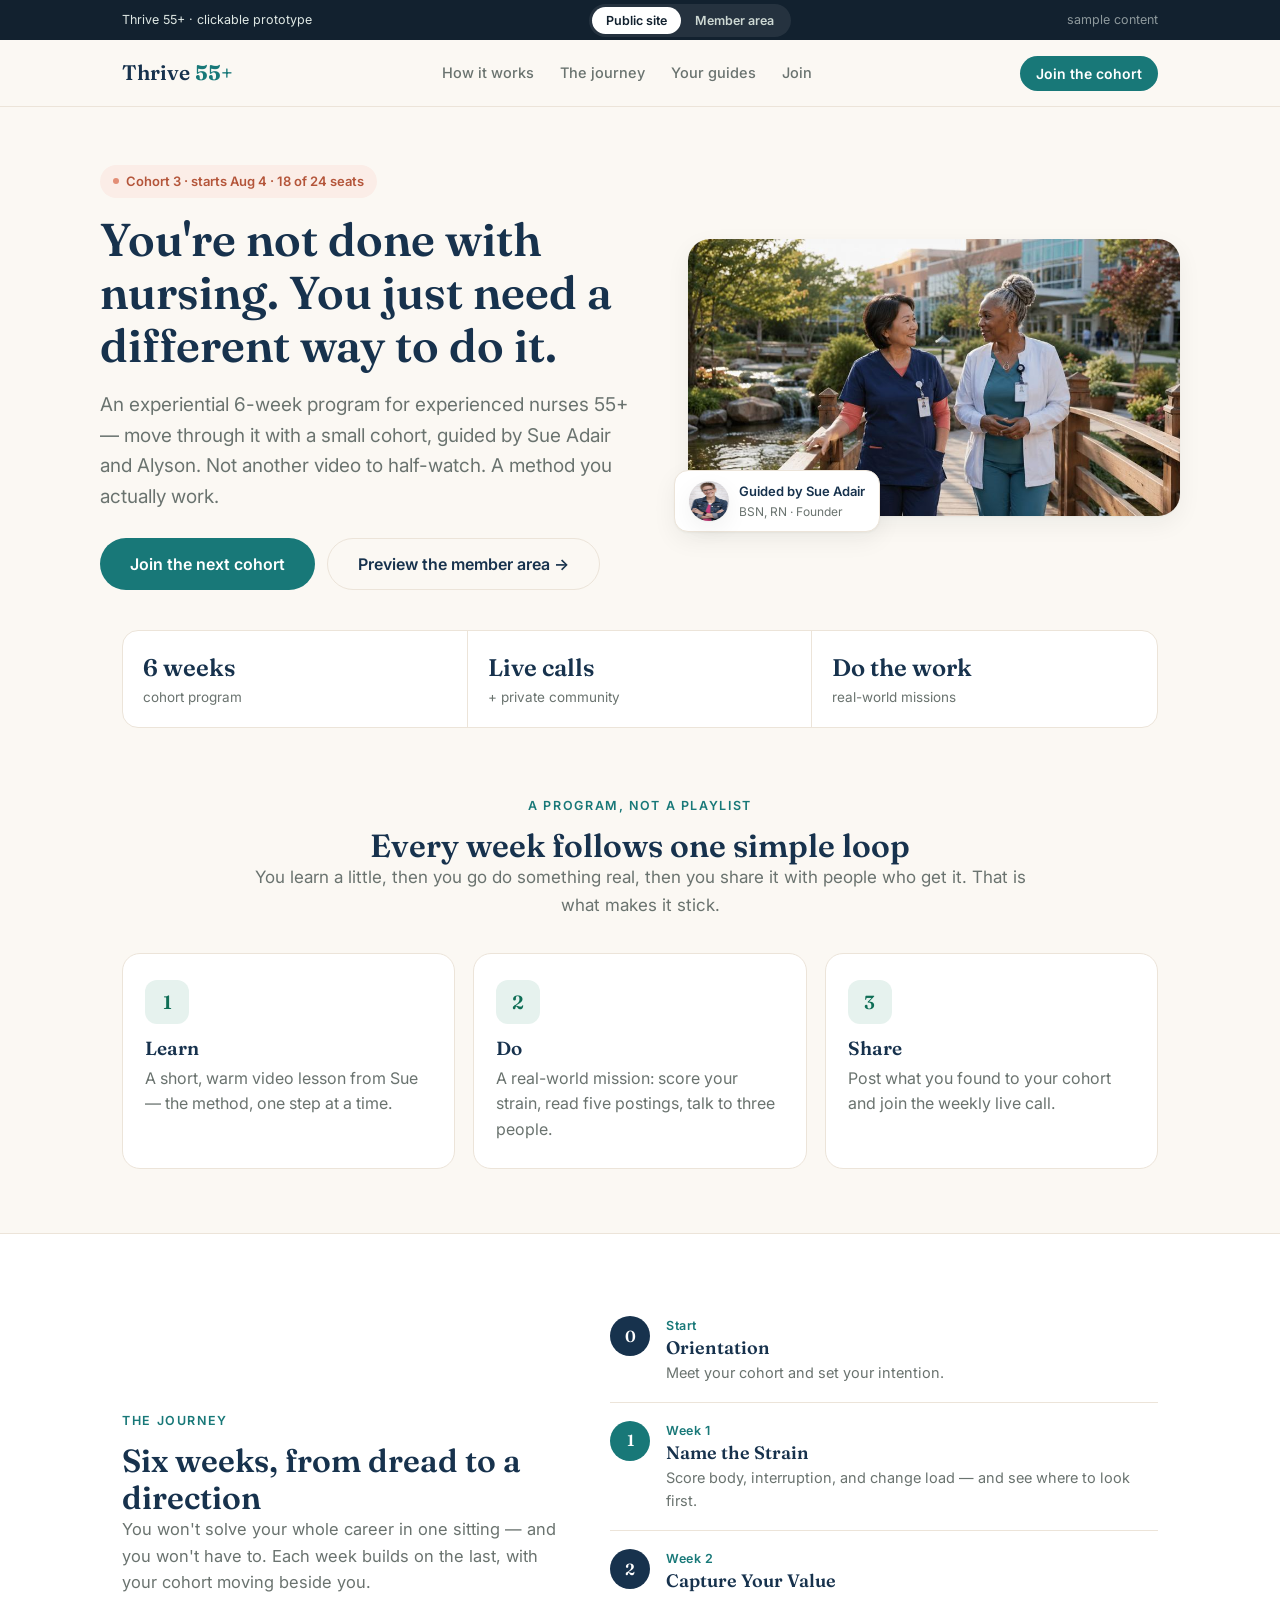
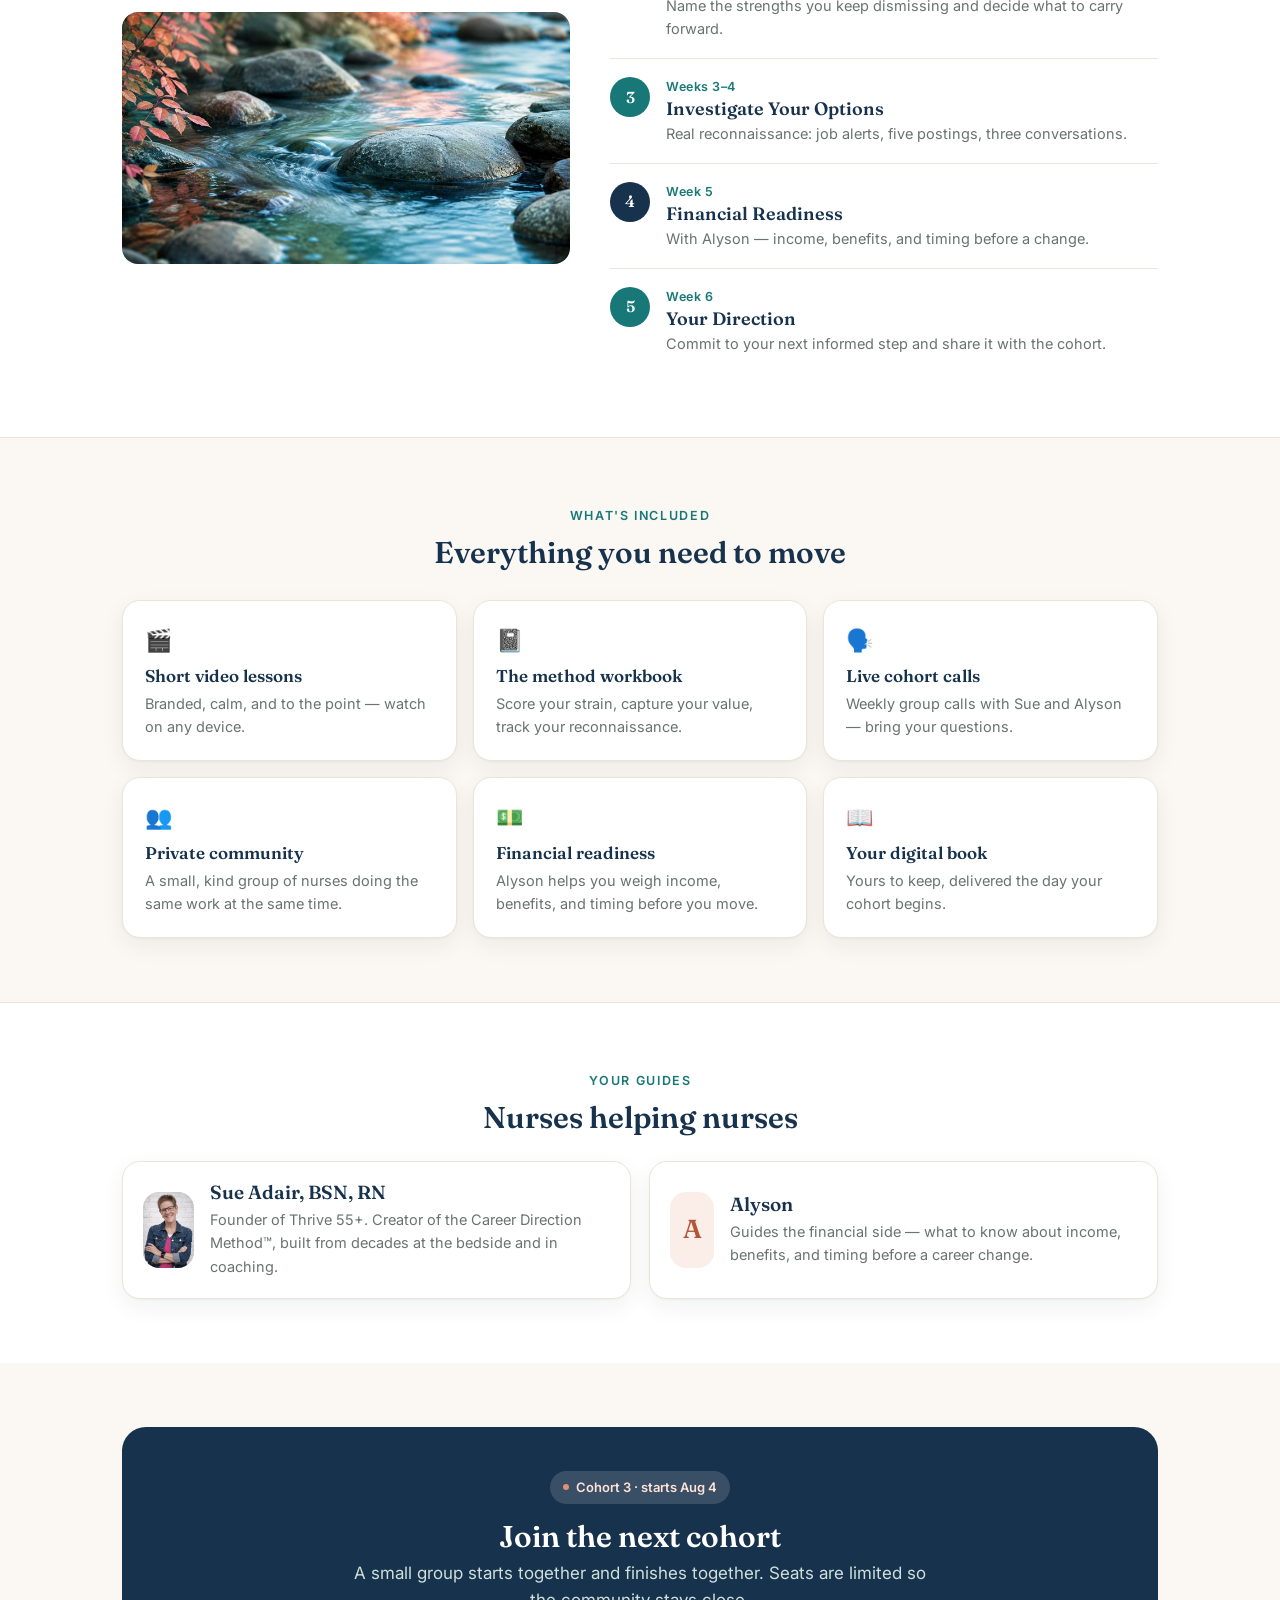
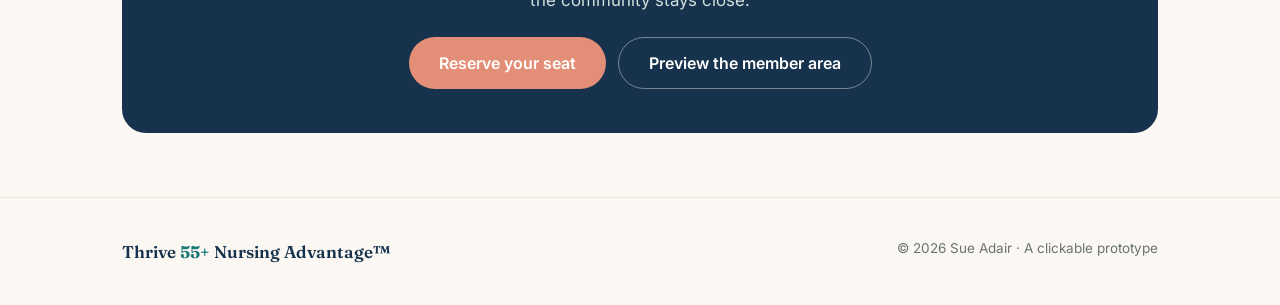
<file: Thrive55_Program_Prototype.html>
<!DOCTYPE html>
<html lang="en">
<head>
<meta charset="utf-8">
<meta name="viewport" content="width=device-width, initial-scale=1">
<title>Thrive 55+ · The Career Direction Program</title>
<link rel="preconnect" href="https://fonts.googleapis.com">
<link rel="preconnect" href="https://fonts.gstatic.com" crossorigin>
<link href="https://fonts.googleapis.com/css2?family=Fraunces:opsz,wght@9..144,400;9..144,500;9..144,600&family=Inter:wght@400;500;600&display=swap" rel="stylesheet">
<style>
:root{
  --teal:#187878;--teal-d:#0F6E56;--teal-t:#E6F2EE;
  --navy:#17324D;--ink:#26302f;--muted:#6a736f;
  --coral:#E38E76;--coral-d:#B4553A;--coral-t:#FBEDE7;
  --cream:#FBF8F3;--card:#ffffff;--line:#ECE4D9;--line2:#E4EAE7;
  --shadow:0 1px 2px rgba(20,40,35,.04),0 8px 24px rgba(20,40,35,.06);
  --serif:"Fraunces",Georgia,"Times New Roman",serif;
  --sans:"Inter",-apple-system,BlinkMacSystemFont,"Segoe UI",Roboto,sans-serif;
}
*{box-sizing:border-box}
html,body{margin:0}
body{font-family:var(--sans);color:var(--ink);background:var(--cream);line-height:1.6;-webkit-font-smoothing:antialiased}
img{max-width:100%;display:block}
h1,h2,h3{font-family:var(--serif);color:var(--navy);font-weight:600;line-height:1.15;margin:0}
p{margin:0 0 1em}
a{color:inherit;text-decoration:none}
.wrap{max-width:1080px;margin:0 auto;padding:0 22px}
.narrow{max-width:820px}
.serif{font-family:var(--serif)}
.eyebrow{font-size:12.5px;letter-spacing:.13em;text-transform:uppercase;color:var(--teal);font-weight:600}
.btn{display:inline-flex;align-items:center;gap:8px;background:var(--teal);color:#fff;border:none;border-radius:999px;padding:13px 24px;font-size:15px;font-weight:600;font-family:var(--sans);cursor:pointer;transition:.15s}
.btn:hover{background:#136565;transform:translateY(-1px)}
.btn.big{padding:15px 30px;font-size:16px}
.btn.ghost{background:transparent;color:var(--navy);border:1.5px solid var(--line)}
.btn.ghost:hover{background:#fff;border-color:var(--teal)}
.btn.coral{background:var(--coral)}
.btn.coral:hover{background:#d67c62}
.btn.sm{padding:9px 16px;font-size:14px}
.pill{display:inline-flex;align-items:center;gap:7px;font-size:13px;font-weight:600;padding:6px 13px;border-radius:999px}
.pill.coral{background:var(--coral-t);color:var(--coral-d)}
.pill.teal{background:var(--teal-t);color:var(--teal-d)}
.card{background:var(--card);border:1px solid var(--line);border-radius:18px;box-shadow:var(--shadow)}
.muted{color:var(--muted)}
.center{text-align:center}
.grid{display:grid;gap:18px}
section{padding:64px 0}
.dot{width:6px;height:6px;border-radius:50%;background:var(--coral)}

/* prototype switcher */
.protobar{position:sticky;top:0;z-index:50;background:#12212f;color:#dfe8e4;font-size:12.5px}
.protobar .wrap{display:flex;align-items:center;justify-content:space-between;height:40px}
.seg{display:inline-flex;background:rgba(255,255,255,.08);border-radius:999px;padding:3px}
.seg button{background:transparent;border:none;color:#cdd8d3;font-family:var(--sans);font-size:12.5px;font-weight:600;padding:6px 14px;border-radius:999px;cursor:pointer}
.seg button.on{background:#fff;color:#12212f}

/* top nav */
.topnav{background:rgba(251,248,243,.9);backdrop-filter:blur(8px);border-bottom:1px solid var(--line);position:sticky;top:40px;z-index:40}
.topnav .wrap{display:flex;align-items:center;justify-content:space-between;height:66px}
.brand{font-family:var(--serif);font-weight:600;font-size:21px;color:var(--navy)}
.brand b{color:var(--teal)}
.navlinks{display:flex;gap:26px;font-size:14.5px;color:var(--muted);font-weight:500}
.navlinks a{cursor:pointer}
.navlinks a:hover{color:var(--teal)}
.avatar{width:36px;height:36px;border-radius:50%;background:var(--teal-t);color:var(--teal-d);display:flex;align-items:center;justify-content:center;font-weight:600;font-size:14px}

/* hero */
.hero{display:grid;grid-template-columns:1.05fr .95fr;gap:44px;align-items:center;padding:58px 0 40px}
.hero h1{font-size:46px}
.hero .sub{font-size:19px;color:var(--muted);margin:18px 0 26px;max-width:30em}
.heroimg{position:relative}
.heroimg img{border-radius:22px;box-shadow:var(--shadow)}
.floatcard{position:absolute;left:-14px;bottom:-16px;background:#fff;border:1px solid var(--line);border-radius:14px;padding:10px 14px;box-shadow:var(--shadow);display:flex;align-items:center;gap:10px}
.floatcard img{width:40px;height:40px;border-radius:50%}
.stat-strip{display:grid;grid-template-columns:repeat(3,1fr);gap:0;border:1px solid var(--line);border-radius:16px;overflow:hidden;background:#fff}
.stat-strip>div{padding:18px 20px;border-right:1px solid var(--line)}
.stat-strip>div:last-child{border-right:none}
.stat-strip .n{font-family:var(--serif);font-size:24px;color:var(--navy);font-weight:600}
.loop{display:grid;grid-template-columns:repeat(3,1fr);gap:18px}
.loopcard{padding:26px 22px;background:#fff;border:1px solid var(--line);border-radius:18px}
.loopcard .ic{width:44px;height:44px;border-radius:12px;background:var(--teal-t);color:var(--teal-d);display:flex;align-items:center;justify-content:center;font-family:var(--serif);font-weight:600;font-size:19px;margin-bottom:14px}
.phase-row{display:flex;gap:16px;align-items:flex-start;padding:18px 0;border-bottom:1px solid var(--line)}
.phase-row:last-child{border-bottom:none}
.phase-num{flex:none;width:40px;height:40px;border-radius:50%;background:var(--navy);color:#fff;display:flex;align-items:center;justify-content:center;font-family:var(--serif);font-weight:600}
.phase-num.alt{background:var(--teal)}
.wk{font-size:12.5px;color:var(--teal);font-weight:600;letter-spacing:.04em}
.feat{display:grid;grid-template-columns:repeat(3,1fr);gap:16px}
.feat .card{padding:22px}
.feat .fic{font-size:22px;margin-bottom:8px}
.guides{display:grid;grid-template-columns:1fr 1fr;gap:18px}
.guide{display:flex;gap:16px;align-items:center;padding:20px}
.guide img{width:76px;height:76px;border-radius:16px;object-fit:cover}
.band{background:var(--navy);color:#eaf1ee;border-radius:24px;padding:44px;text-align:center}
.band h2{color:#fff;font-size:30px}
.foot{padding:40px 0;color:var(--muted);font-size:13.5px;border-top:1px solid var(--line)}

/* member */
.cohortbar{background:linear-gradient(100deg,#0F6E56,#187878);color:#eafaf4;border-radius:20px;padding:22px 26px;display:flex;align-items:center;justify-content:space-between;gap:20px}
.cohortbar .ring{--p:33;flex:none;width:64px;height:64px;border-radius:50%;background:conic-gradient(#F0997B calc(var(--p)*1%),rgba(255,255,255,.22) 0);display:flex;align-items:center;justify-content:center}
.cohortbar .ring i{width:48px;height:48px;border-radius:50%;background:#0F6E56;display:flex;align-items:center;justify-content:center;font-style:normal;font-weight:600;color:#fff;font-size:13px}
.week-card{padding:24px}
.stepline{display:flex;gap:14px;align-items:flex-start;padding:14px 0;border-bottom:1px dashed var(--line)}
.stepline:last-child{border-bottom:none}
.stepnum{flex:none;width:30px;height:30px;border-radius:50%;background:var(--teal-t);color:var(--teal-d);display:flex;align-items:center;justify-content:center;font-weight:600;font-size:13px}
.stepnum.done{background:var(--teal);color:#fff}
.track{display:grid;grid-template-columns:repeat(6,1fr);gap:8px}
.track .t{padding:12px 10px;border-radius:12px;background:#fff;border:1px solid var(--line);text-align:center}
.track .t.cur{border-color:var(--teal);background:var(--teal-t)}
.track .t.done{background:#fff}
.track .t .s{font-size:11px;color:var(--muted)}
.track .t .nm{font-size:12.5px;font-weight:600;color:var(--navy);margin-top:3px;line-height:1.25}
.feed .post{display:flex;gap:12px;padding:14px 0;border-bottom:1px solid var(--line)}
.feed .post:last-child{border-bottom:none}
.feed .pav{width:36px;height:36px;border-radius:50%;flex:none;display:flex;align-items:center;justify-content:center;font-weight:600;font-size:13px}
.check{display:flex;gap:12px;align-items:flex-start;padding:12px 14px;border:1px solid var(--line);border-radius:12px;margin-bottom:10px;cursor:pointer;background:#fff}
.check.on{background:var(--teal-t);border-color:var(--teal)}
.check input{margin-top:4px}
.lesson{display:flex;gap:16px;align-items:center;padding:18px;background:#fff;border:1px solid var(--line);border-radius:16px}
.lesson .thumb{flex:none;width:132px;height:80px;border-radius:12px;background:var(--teal-d);color:#cdeee2;display:flex;align-items:center;justify-content:center;font-size:26px}
textarea{width:100%;border:1px solid var(--line);border-radius:12px;padding:12px;font-family:var(--sans);font-size:14.5px;resize:vertical;min-height:70px}
input[type=text],input[type=email]{width:100%;padding:12px;border:1px solid var(--line);border-radius:10px;font-family:var(--sans);font-size:15px}
@media(max-width:820px){.hero{grid-template-columns:1fr}.loop,.feat,.track,.guides{grid-template-columns:1fr 1fr}.navlinks{display:none}}
</style>
</head>
<body>
<div class="protobar"><div class="wrap">
  <span>Thrive 55+ · clickable prototype</span>
  <span class="seg">
    <button id="tgl_pub" class="on" onclick="setView('public')">Public site</button>
    <button id="tgl_mem" onclick="setView('member')">Member area</button>
  </span>
  <span style="opacity:.6">sample content</span>
</div></div>
<div id="app"></div>

<script>
const IMG={hero:"[data-uri]",sue:"[data-uri]",water:"[data-uri]",group:"[data-uri]"};
const PHASES=[
 {n:0,wk:"Start",name:"Orientation",desc:"Meet your cohort and set your intention.",st:"done"},
 {n:1,wk:"Week 1",name:"Name the Strain",desc:"Score body, interruption, and change load — and see where to look first.",st:"done"},
 {n:2,wk:"Week 2",name:"Capture Your Value",desc:"Name the strengths you keep dismissing and decide what to carry forward.",st:"cur"},
 {n:3,wk:"Weeks 3–4",name:"Investigate Your Options",desc:"Real reconnaissance: job alerts, five postings, three conversations.",st:"lock"},
 {n:4,wk:"Week 5",name:"Financial Readiness",desc:"With Alyson — income, benefits, and timing before a change.",st:"lock"},
 {n:5,wk:"Week 6",name:"Your Direction",desc:"Commit to your next informed step and share it with the cohort.",st:"lock"}
];
let FEED=[
 {who:"Maria L.",c:"#F0997B",t:"My interruption load was an 8. Naming it out loud helped more than I expected."},
 {who:"Dawn R.",c:"#5DCAA5",t:"Talked to a case manager in the cafeteria today. She offered to introduce me to two more people."},
 {who:"Sue Adair",c:"#187878",t:"Beautiful work this week, everyone. Remember: a red flag means look closer, not stop."}
];
const S={view:"public",screen:"landing",name:"Karen",initials:"KR",
  mission:[false,false,false],reflect:"",m2done:false};

const app=()=>document.getElementById("app");
function setView(v){S.view=v;S.screen=(v==="public"?"landing":"dashboard");render();window.scrollTo(0,0);
  document.getElementById("tgl_pub").className=v==="public"?"on":"";
  document.getElementById("tgl_mem").className=v==="member"?"on":"";}
function go(scr){S.screen=scr;render();window.scrollTo(0,0);}
function enroll(){S.view="member";S.screen="welcome_member";render();window.scrollTo(0,0);
  document.getElementById("tgl_pub").className="";document.getElementById("tgl_mem").className="on";}

/* ---------- PUBLIC NAV ---------- */
function pubnav(){return `<div class="topnav"><div class="wrap">
  <span class="brand">Thrive <b>55+</b></span>
  <span class="navlinks"><a onclick="jump('how')">How it works</a><a onclick="jump('journey')">The journey</a><a onclick="jump('guides')">Your guides</a><a onclick="jump('join')">Join</a></span>
  <button class="btn sm" onclick="jump('join')">Join the cohort</button>
</div></div>`;}
function jump(id){const e=document.getElementById(id);if(e)e.scrollIntoView({behavior:"smooth"});}

/* ---------- LANDING ---------- */
function landing(){return pubnav()+`
<div class="wrap hero">
  <div>
    <span class="pill coral"><span class="dot"></span> Cohort 3 · starts Aug 4 · 18 of 24 seats</span>
    <h1 style="margin-top:16px">You're not done with nursing. You just need a different way to do it.</h1>
    <p class="sub">An experiential 6-week program for experienced nurses 55+ — move through it with a small cohort, guided by Sue Adair and Alyson. Not another video to half-watch. A method you actually work.</p>
    <div style="display:flex;gap:12px;flex-wrap:wrap">
      <button class="btn big" onclick="jump('join')">Join the next cohort</button>
      <button class="btn ghost big" onclick="setView('member')">Preview the member area →</button>
    </div>
  </div>
  <div class="heroimg">
    <img src="${IMG.hero}" alt="Two experienced nurses walking together">
    <div class="floatcard"><img src="${IMG.sue}" alt="Sue Adair"><div><div style="font-size:13px;font-weight:600;color:var(--navy)">Guided by Sue Adair</div><div style="font-size:12px" class="muted">BSN, RN · Founder</div></div></div>
  </div>
</div>

<div class="wrap"><div class="stat-strip">
  <div><div class="n">6 weeks</div><div class="muted" style="font-size:13.5px">cohort program</div></div>
  <div><div class="n">Live calls</div><div class="muted" style="font-size:13.5px">+ private community</div></div>
  <div><div class="n">Do the work</div><div class="muted" style="font-size:13.5px">real-world missions</div></div>
</div></div>

<section id="how"><div class="wrap narrow center" style="margin-bottom:34px">
  <span class="eyebrow">A program, not a playlist</span>
  <h2 style="font-size:32px;margin-top:10px">Every week follows one simple loop</h2>
  <p class="muted" style="font-size:17px">You learn a little, then you go do something real, then you share it with people who get it. That is what makes it stick.</p>
</div>
<div class="wrap loop">
  <div class="loopcard"><div class="ic">1</div><h3 style="font-size:19px">Learn</h3><p class="muted" style="margin:6px 0 0">A short, warm video lesson from Sue — the method, one step at a time.</p></div>
  <div class="loopcard"><div class="ic">2</div><h3 style="font-size:19px">Do</h3><p class="muted" style="margin:6px 0 0">A real-world mission: score your strain, read five postings, talk to three people.</p></div>
  <div class="loopcard"><div class="ic">3</div><h3 style="font-size:19px">Share</h3><p class="muted" style="margin:6px 0 0">Post what you found to your cohort and join the weekly live call.</p></div>
</div></section>

<section id="journey" style="background:#fff;border-top:1px solid var(--line);border-bottom:1px solid var(--line)">
<div class="wrap"><div style="display:grid;grid-template-columns:.9fr 1.1fr;gap:40px;align-items:center">
  <div><span class="eyebrow">The journey</span><h2 style="font-size:32px;margin-top:10px">Six weeks, from dread to a direction</h2>
    <p class="muted" style="font-size:16.5px">You won't solve your whole career in one sitting — and you won't have to. Each week builds on the last, with your cohort moving beside you.</p>
    <img src="${IMG.water}" alt="calm water around stones" style="border-radius:16px;margin-top:14px">
  </div>
  <div>${PHASES.map(p=>`<div class="phase-row"><div class="phase-num ${p.n%2?'alt':''}">${p.n}</div><div><div class="wk">${p.wk}</div><h3 style="font-size:18px;margin:2px 0">${p.name}</h3><p class="muted" style="margin:0;font-size:14.5px">${p.desc}</p></div></div>`).join("")}</div>
</div></div></section>

<section><div class="wrap"><div class="center" style="margin-bottom:30px"><span class="eyebrow">What's included</span><h2 style="font-size:30px;margin-top:8px">Everything you need to move</h2></div>
<div class="feat">
  <div class="card"><div class="fic">🎬</div><h3 style="font-size:17px">Short video lessons</h3><p class="muted" style="margin:6px 0 0;font-size:14.5px">Branded, calm, and to the point — watch on any device.</p></div>
  <div class="card"><div class="fic">📓</div><h3 style="font-size:17px">The method workbook</h3><p class="muted" style="margin:6px 0 0;font-size:14.5px">Score your strain, capture your value, track your reconnaissance.</p></div>
  <div class="card"><div class="fic">🗣️</div><h3 style="font-size:17px">Live cohort calls</h3><p class="muted" style="margin:6px 0 0;font-size:14.5px">Weekly group calls with Sue and Alyson — bring your questions.</p></div>
  <div class="card"><div class="fic">👥</div><h3 style="font-size:17px">Private community</h3><p class="muted" style="margin:6px 0 0;font-size:14.5px">A small, kind group of nurses doing the same work at the same time.</p></div>
  <div class="card"><div class="fic">💵</div><h3 style="font-size:17px">Financial readiness</h3><p class="muted" style="margin:6px 0 0;font-size:14.5px">Alyson helps you weigh income, benefits, and timing before you move.</p></div>
  <div class="card"><div class="fic">📖</div><h3 style="font-size:17px">Your digital book</h3><p class="muted" style="margin:6px 0 0;font-size:14.5px">Yours to keep, delivered the day your cohort begins.</p></div>
</div></div></section>

<section id="guides" style="background:#fff;border-top:1px solid var(--line)"><div class="wrap">
<div class="center" style="margin-bottom:26px"><span class="eyebrow">Your guides</span><h2 style="font-size:30px;margin-top:8px">Nurses helping nurses</h2></div>
<div class="guides">
  <div class="card guide"><img src="${IMG.sue}" alt="Sue Adair"><div><h3 style="font-size:19px">Sue Adair, BSN, RN</h3><p class="muted" style="margin:4px 0 0;font-size:14.5px">Founder of Thrive 55+. Creator of the Career Direction Method™, built from decades at the bedside and in coaching.</p></div></div>
  <div class="card guide"><div style="width:76px;height:76px;border-radius:16px;background:var(--coral-t);color:var(--coral-d);display:flex;align-items:center;justify-content:center;font-family:var(--serif);font-size:26px;font-weight:600">A</div><div><h3 style="font-size:19px">Alyson</h3><p class="muted" style="margin:4px 0 0;font-size:14.5px">Guides the financial side — what to know about income, benefits, and timing before a career change.</p></div></div>
</div></div></section>

<section id="join"><div class="wrap"><div class="band">
  <span class="pill coral" style="background:rgba(255,255,255,.14);color:#ffe3d6"><span class="dot"></span> Cohort 3 · starts Aug 4</span>
  <h2 style="margin:16px 0 6px">Join the next cohort</h2>
  <p style="color:#cfe0da;font-size:17px;max-width:34em;margin:0 auto 22px">A small group starts together and finishes together. Seats are limited so the community stays close.</p>
  <div style="display:flex;gap:12px;justify-content:center;flex-wrap:wrap">
    <button class="btn coral big" onclick="go('enroll')">Reserve your seat</button>
    <button class="btn ghost big" style="color:#fff;border-color:rgba(255,255,255,.4)" onclick="setView('member')">Preview the member area</button>
  </div>
</div></div></section>

<div class="foot"><div class="wrap" style="display:flex;justify-content:space-between;flex-wrap:wrap;gap:10px">
  <span class="brand" style="font-size:17px">Thrive <b>55+</b> Nursing Advantage™</span>
  <span>© 2026 Sue Adair · A clickable prototype</span>
</div></div>`;}

/* ---------- ENROLL ---------- */
function enrollScreen(){return pubnav()+`<div class="wrap narrow fadein" style="padding:46px 0;max-width:560px">
  <button class="btn ghost sm" onclick="go('landing')">← Back</button>
  <div class="card" style="padding:30px;margin-top:16px">
    <span class="pill coral"><span class="dot"></span> Cohort 3 · starts Aug 4</span>
    <h2 style="font-size:26px;margin:14px 0 4px">Reserve your seat</h2>
    <p class="muted" style="margin-top:0">Join 23 other experienced nurses. You'll get your workbook and community access the day the cohort begins.</p>
    <label class="muted" style="font-size:13px">Your name</label>
    <input type="text" id="e_name" value="Karen" style="margin:4px 0 12px">
    <label class="muted" style="font-size:13px">Email</label>
    <input type="email" id="e_email" value="karen@email.com" style="margin:4px 0 18px">
    <button class="btn big" style="width:100%" onclick="enroll()">Join Cohort 3 →</button>
    <p class="center muted" style="font-size:12px;margin:12px 0 0">Prototype — no payment is taken.</p>
  </div>
</div>`;}

/* ---------- MEMBER NAV ---------- */
function memnav(){return `<div class="topnav"><div class="wrap">
  <span class="brand">Thrive <b>55+</b></span>
  <span class="navlinks"><a onclick="go('dashboard')">Dashboard</a><a onclick="go('phase')">This week</a><a onclick="go('cohort')">Cohort</a><a onclick="alert('Prototype: resources — workbook, book, replays.')">Resources</a></span>
  <span class="avatar">${S.initials}</span>
</div></div>`;}

/* ---------- MEMBER WELCOME ---------- */
function welcomeMember(){return memnav()+`<div class="wrap narrow fadein center" style="padding:56px 0;max-width:600px">
  <span class="pill teal">✓ You're in Cohort 3</span>
  <h1 style="font-size:34px;margin:16px 0 8px">Welcome, ${S.name}.</h1>
  <p class="muted" style="font-size:17px">Your cohort begins together. Here's your home base — your weekly focus, your journey, and your people.</p>
  <button class="btn big" style="margin-top:8px" onclick="go('dashboard')">Go to my dashboard →</button>
</div>`;}

/* ---------- DASHBOARD ---------- */
function progressPct(){const done=PHASES.filter(p=>p.st==="done").length;return Math.round(done/PHASES.length*100);}
function dashboard(){return memnav()+`<div class="wrap fadein" style="padding:26px 0 60px">
  <div class="cohortbar">
    <div style="display:flex;align-items:center;gap:18px">
      <div class="ring" style="--p:${progressPct()}"><i>${progressPct()}%</i></div>
      <div><div style="font-size:13px;opacity:.85">Cohort 3 · Week 2 of 6</div><div style="font-family:var(--serif);font-size:22px;font-weight:600">Capture Your Value</div><div style="font-size:13px;opacity:.85">Next live call · Thursday 6:00pm CT</div></div>
    </div>
    <button class="btn coral" onclick="go('phase')">Go to this week →</button>
  </div>

  <div style="display:grid;grid-template-columns:1.4fr .9fr;gap:20px;margin-top:20px">
    <div class="card week-card">
      <span class="eyebrow">This week's focus</span>
      <h2 style="font-size:23px;margin:8px 0 2px">Week 2 · Capture Your Value</h2>
      <p class="muted" style="margin-top:0">Name the strengths you keep dismissing — then decide what you'll carry into your next role.</p>
      <div style="margin-top:8px">
        <div class="stepline"><div class="stepnum done">✓</div><div><b>Learn</b> · Watch the 9-minute lesson<div class="muted" style="font-size:13.5px">Value: what you bring with you</div></div></div>
        <div class="stepline"><div class="stepnum">2</div><div><b>Do this week's mission</b><div class="muted" style="font-size:13.5px">List five strengths + choose one to carry forward</div></div></div>
        <div class="stepline"><div class="stepnum">3</div><div><b>Share with your cohort</b><div class="muted" style="font-size:13.5px">Post one strength — then join Thursday's call</div></div></div>
      </div>
      <button class="btn" style="margin-top:16px" onclick="go('phase')">Continue this week →</button>
    </div>

    <div class="card" style="padding:22px" class="feed">
      <div style="display:flex;justify-content:space-between;align-items:center"><b>Cohort feed</b><a class="muted" style="font-size:13px;cursor:pointer" onclick="go('cohort')">See all</a></div>
      <div class="feed" style="margin-top:8px">${FEED.slice(0,3).map(feedRow).join("")}</div>
    </div>
  </div>

  <h3 style="font-size:19px;margin:30px 0 12px">Your journey</h3>
  <div class="track">${PHASES.map(trackTile).join("")}</div>
</div>`;}
function trackTile(p){const cls=p.st==="cur"?"cur":p.st==="done"?"done":"";
  const mark=p.st==="done"?'<span style="color:var(--teal)">✓ done</span>':p.st==="cur"?'<span style="color:var(--teal-d)">in progress</span>':'<span class="muted">🔒 locked</span>';
  return `<div class="t ${cls}" ${p.st!=="lock"?'style="cursor:pointer" onclick="go(\''+(p.st==="cur"?"phase":"phase")+'\')"':''}><div class="s">${p.wk}</div><div class="nm">${p.name}</div><div class="s" style="margin-top:6px">${mark}</div></div>`;}
function feedRow(p){return `<div class="post"><div class="pav" style="background:${p.c}22;color:${p.c==='#187878'?'#0F6E56':p.c==='#5DCAA5'?'#0F6E56':'#B4553A'}">${p.who[0]}</div><div><div style="font-size:13.5px"><b>${p.who}</b></div><div style="font-size:14px" class="muted">${p.t}</div></div></div>`;}

/* ---------- PHASE (this week) ---------- */
function phase(){const done=S.mission.filter(Boolean).length;
  return memnav()+`<div class="wrap fadein" style="padding:24px 0 60px;max-width:820px">
  <button class="btn ghost sm" onclick="go('dashboard')">← Dashboard</button>
  <div style="margin-top:14px"><span class="wk">Week 2 · Phase 2</span><h1 style="font-size:30px;margin:4px 0 6px">Capture Your Value</h1>
  <p class="muted" style="font-size:16.5px">This is where experienced nurses skip past their own worth. This week you name it — out loud, on paper, and to your cohort.</p></div>

  <h3 style="font-size:16px;margin:24px 0 10px">1 · Learn</h3>
  <div class="lesson"><div class="thumb">▶</div><div><b>Value: what you bring with you</b><div class="muted" style="font-size:14px">9 min · Sue Adair</div><button class="btn ghost sm" style="margin-top:8px" onclick="alert('Prototype: the lesson video plays here.')">Watch lesson</button></div></div>

  <h3 style="font-size:16px;margin:26px 0 10px">2 · Do this week's mission</h3>
  <div id="mission">${missionHTML()}</div>
  <div style="margin-top:6px"><label class="muted" style="font-size:13px">One strength I want to carry into my next role</label>
  <textarea id="reflect" placeholder="Type it here — it saves to your workbook" oninput="S.reflect=this.value">${S.reflect}</textarea></div>

  <h3 style="font-size:16px;margin:26px 0 10px">3 · Share with your cohort</h3>
  <div class="card" style="padding:18px">
    <textarea id="post" placeholder="Share one strength you named this week..."></textarea>
    <div style="display:flex;justify-content:flex-end;margin-top:10px"><button class="btn" onclick="postToCohort()">Post to cohort</button></div>
  </div>

  <div class="card" style="padding:18px;margin-top:20px;display:flex;justify-content:space-between;align-items:center;gap:14px;background:var(--teal-t);border-color:var(--teal)">
    <div><b style="color:var(--navy)">Live cohort call · Thursday 6:00pm CT</b><div class="muted" style="font-size:14px">Bring one strength and one question.</div></div>
    <button class="btn sm" onclick="alert('Prototype: adds the call to your calendar.')">Add to calendar</button>
  </div>

  <div style="display:flex;justify-content:space-between;align-items:center;margin-top:24px">
    <span class="muted" style="font-size:14px">${done}/3 mission steps done</span>
    <button class="btn" onclick="completeWeek()">Mark week complete →</button>
  </div>
</div>`;}
function missionHTML(){const items=["List five strengths you keep dismissing","Circle the one you most want to keep using","Note one work condition you won't carry forward"];
  return items.map((t,i)=>`<label class="check ${S.mission[i]?'on':''}"><input type="checkbox" ${S.mission[i]?'checked':''} onchange="S.mission[${i}]=this.checked;document.getElementById('mission').innerHTML=missionHTML()"><span style="font-size:14.5px">${t}</span></label>`).join("");}
function postToCohort(){const el=document.getElementById("post");const v=(el.value||"").trim();if(!v){alert("Write something to share first.");return;}
  FEED.unshift({who:S.name+" (you)",c:"#187878",t:v});el.value="";alert("Shared with your cohort!");}
function completeWeek(){PHASES[2].st="done";if(PHASES[3])PHASES[3].st="cur";S.m2done=true;go("dashboard");}

/* ---------- COHORT FEED ---------- */
function cohort(){return memnav()+`<div class="wrap fadein" style="padding:24px 0 60px;max-width:680px">
  <button class="btn ghost sm" onclick="go('dashboard')">← Dashboard</button>
  <h1 style="font-size:28px;margin:14px 0 4px">Cohort 3</h1>
  <p class="muted">24 experienced nurses, moving through the program together. Week 2 of 6.</p>
  <div class="card" style="padding:18px;margin-bottom:16px"><textarea id="post2" placeholder="Share with your cohort..."></textarea><div style="display:flex;justify-content:flex-end;margin-top:10px"><button class="btn sm" onclick="(function(){var e=document.getElementById('post2');if(!e.value.trim()){alert('Write something first.');return;}FEED.unshift({who:S.name+' (you)',c:'#187878',t:e.value.trim()});go('cohort');})()">Post</button></div></div>
  <div class="card feed" style="padding:18px">${FEED.map(feedRow).join("")}</div>
</div>`;}

/* ---------- ROUTER ---------- */
function render(){let h="";
  if(S.screen==="landing")h=landing();
  else if(S.screen==="enroll")h=enrollScreen();
  else if(S.screen==="welcome_member")h=welcomeMember();
  else if(S.screen==="dashboard")h=dashboard();
  else if(S.screen==="phase")h=phase();
  else if(S.screen==="cohort")h=cohort();
  app().innerHTML="<div class='fadein'>"+h+"</div>";}
render();
</script>
<style>.fadein{animation:fi .3s ease}@keyframes fi{from{opacity:0}to{opacity:1}}</style>
</body>
</html>
</file>
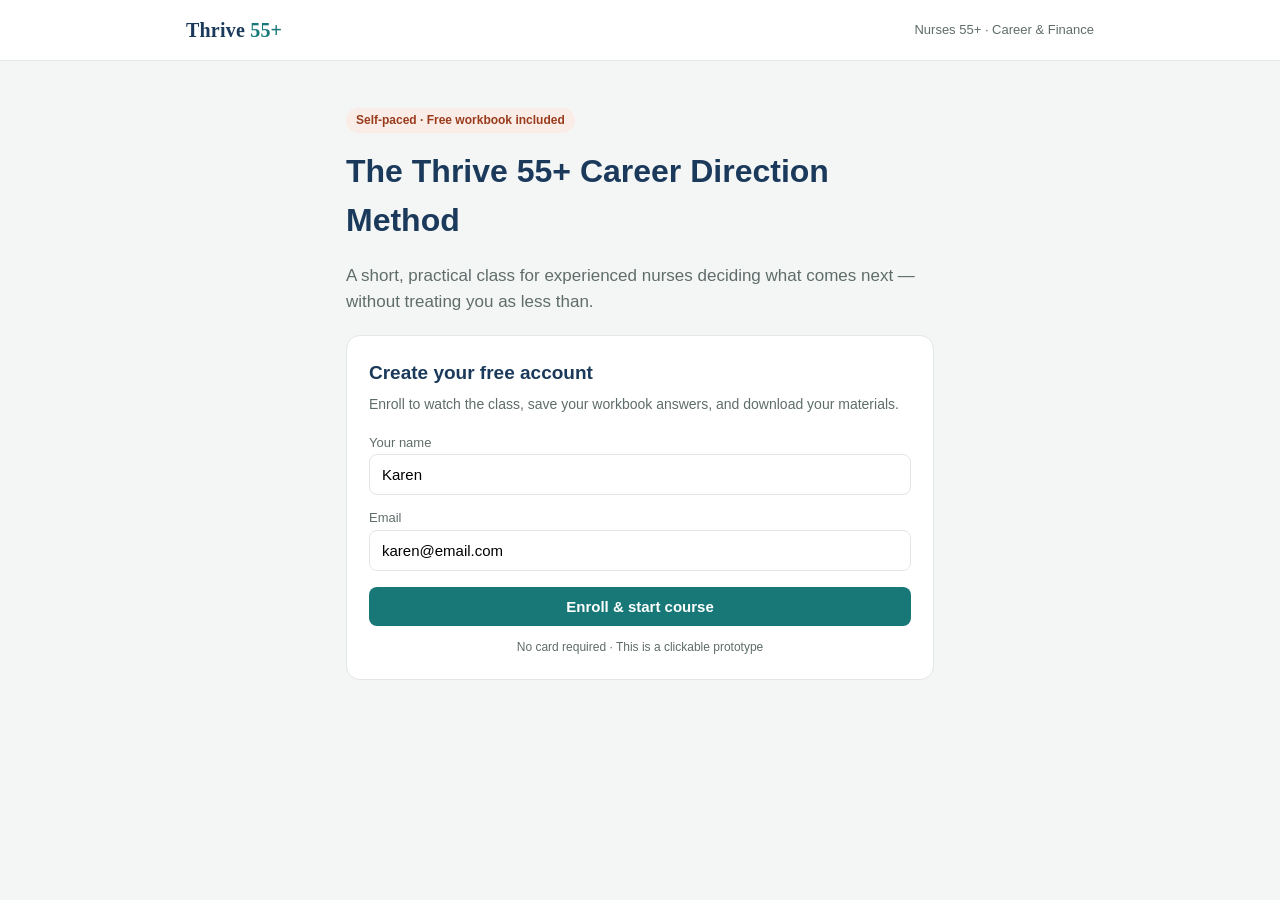
<file: Thrive55_Prototype.html>
<!DOCTYPE html>
<html lang="en">
<head>
<meta charset="utf-8">
<meta name="viewport" content="width=device-width, initial-scale=1">
<title>Thrive 55+ — Learning App Prototype</title>
<style>
  :root{
    --teal:#187878; --teal-d:#0F6E56; --teal-t:#E1F5EE;
    --navy:#1B3A5B; --coral:#E38E76; --coral-l:#FAECE7; --coral-d:#993C1D;
    --ink:#20302f; --muted:#5f6d6a; --line:#e2e6e4; --bg:#f4f6f5; --card:#ffffff;
  }
  *{box-sizing:border-box}
  html,body{margin:0}
  body{font-family:-apple-system,BlinkMacSystemFont,"Segoe UI",Roboto,Helvetica,Arial,sans-serif;color:var(--ink);background:var(--bg);line-height:1.55}
  .wrap{max-width:940px;margin:0 auto;padding:0 16px}
  .logo{font-family:Georgia,"Times New Roman",serif;font-weight:700;color:var(--navy);font-size:20px;letter-spacing:.2px}
  .logo b{color:var(--teal);font-weight:700}
  button{font-family:inherit;cursor:pointer}
  .btn{background:var(--teal);color:#fff;border:none;border-radius:8px;padding:11px 18px;font-size:15px;font-weight:600}
  .btn:hover{background:#146a6a}
  .btn.ghost{background:transparent;color:var(--teal);border:1px solid var(--teal)}
  .btn.ghost:hover{background:var(--teal-t)}
  .btn.coral{background:var(--coral)}
  .btn.coral:hover{background:#d67a60}
  .btn:disabled{opacity:.45;cursor:not-allowed}
  .card{background:var(--card);border:1px solid var(--line);border-radius:14px}
  .pill{display:inline-block;font-size:12px;font-weight:600;padding:3px 10px;border-radius:20px}
  .muted{color:var(--muted)}
  .appbar{background:#fff;border-bottom:1px solid var(--line)}
  .appbar .wrap{display:flex;align-items:center;justify-content:space-between;height:60px}
  .nav{display:flex;gap:18px;align-items:center;font-size:14px;color:var(--muted)}
  .avatar{width:32px;height:32px;border-radius:50%;background:var(--teal-t);color:var(--teal-d);display:flex;align-items:center;justify-content:center;font-weight:700;font-size:13px}
  .progressbar{height:6px;background:#e9edeb;border-radius:6px;overflow:hidden}
  .progressbar>span{display:block;height:100%;background:var(--teal);width:0}
  h1{font-size:26px;color:var(--navy);margin:0 0 6px}
  h2{font-size:19px;color:var(--navy);margin:0 0 6px}
  input[type=text],input[type=email]{width:100%;padding:11px 12px;border:1px solid var(--line);border-radius:8px;font-size:15px;font-family:inherit}
  input[type=range]{width:100%}
  a.link{color:var(--muted);text-decoration:none;font-size:14px;display:flex;align-items:center;gap:8px;padding:6px 0}
  a.link:hover{color:var(--teal)}
  .fadein{animation:fi .35s ease}
  @keyframes fi{from{opacity:0;transform:translateY(6px)}to{opacity:1;transform:none}}
</style>
</head>
<body>
<div id="app"></div>

<script>
const S = {
  screen:"welcome",
  name:"Sue's student",
  initials:"KR",
  pct:0,
  gatesDone:{strain:false,strengths:false,next:false},
  strain:{Body:6,Interruption:5,Change:4},
  strengths:["","","","",""],
  nextStep:null,
  m1:0, m2locked:true
};

const STEPS = [
  {p:0,  ch:"Welcome", title:"You are not done with nursing", sub:"What you'll leave with: a way to start, not a finished decision."},
  {p:14, ch:"The method", title:"Name the strain · Capture your value · Investigate your options", sub:"The whole map, before the details."},
  {p:25, ch:"Strain", title:"Score your three areas, 1–10", sub:"Body load · Interruption load · Change load", gate:"strain"},
  {p:42, ch:"Value", title:"Your experience is not ordinary", sub:"You read the room, the patient, the unit, the shift."},
  {p:55, ch:"Value", title:"Five strengths you keep dismissing", sub:"Name what you do well.", gate:"strengths"},
  {p:70, ch:"Options", title:"Reconnaissance turns fear into information", sub:"Study the work · Ask three people · Compare."},
  {p:90, ch:"Your step", title:"Choose one informed step", sub:"You don't have to solve your whole career today.", gate:"next"},
  {p:100,ch:"Handoff", title:"Career and money belong together", sub:"Next: the financial side, with Alyson."}
];
const NEXT_OPTIONS = ["Score my three strain areas","Set up one job alert","Read five job postings (no applying)","Talk to one person this week","List five strengths I keep dismissing"];

let timer=null;
const app=()=>document.getElementById("app");
function esc(s){return (s||"").replace(/</g,"&lt;")}

function appbar(showNav){
  return `<div class="appbar"><div class="wrap">
    <span class="logo">Thrive <b>55+</b></span>
    ${showNav?`<div class="nav">
      <span style="cursor:pointer" onclick="go('dashboard')">My courses</span>
      <span style="cursor:pointer" onclick="go('workbook')">My workbook</span>
      <span class="avatar">${S.initials}</span></div>`:`<span class="muted" style="font-size:13px">Nurses 55+ · Career &amp; Finance</span>`}
  </div></div>`;
}

// ---------- WELCOME / ENROLL ----------
function welcome(){
  return appbar(false)+`<div class="wrap fadein" style="padding:46px 16px;max-width:620px">
    <div class="pill" style="background:var(--coral-l);color:var(--coral-d)">Self-paced · Free workbook included</div>
    <h1 style="font-size:32px;margin-top:14px">The Thrive 55+ Career Direction Method</h1>
    <p class="muted" style="font-size:17px">A short, practical class for experienced nurses deciding what comes next — without treating you as less than.</p>
    <div class="card" style="padding:22px;margin-top:20px">
      <h2>Create your free account</h2>
      <p class="muted" style="font-size:14px;margin-top:0">Enroll to watch the class, save your workbook answers, and download your materials.</p>
      <label class="muted" style="font-size:13px">Your name</label>
      <input id="f_name" type="text" placeholder="First name" value="Karen">
      <div style="height:10px"></div>
      <label class="muted" style="font-size:13px">Email</label>
      <input id="f_email" type="email" placeholder="you@email.com" value="karen@email.com">
      <div style="height:16px"></div>
      <button class="btn" style="width:100%" onclick="enroll()">Enroll &amp; start course</button>
      <p class="muted" style="text-align:center;font-size:12px;margin-bottom:0">No card required · This is a clickable prototype</p>
    </div>
  </div>`;
}
function enroll(){
  const n=(document.getElementById("f_name").value||"Karen").trim();
  S.name=n; S.initials=(n[0]||"K").toUpperCase()+"R";
  go("dashboard");
}

// ---------- DASHBOARD ----------
function dashboard(){
  const m1done=S.m1>=100;
  return appbar(true)+`<div class="wrap fadein" style="padding:30px 16px">
    <h1>Welcome, ${esc(S.name)}</h1>
    <p class="muted">Your course has two short modules. Finish one to unlock the next.</p>
    <div style="display:grid;grid-template-columns:1fr 1fr;gap:16px;margin-top:18px">
      ${moduleCard(1,"Career Direction","Sue Adair, BSN, RN","Name the strain, capture your value, investigate your options.",S.m1,false,m1done)}
      ${moduleCard(2,"Financial Readiness","Alyson","What to know about income, benefits, and timing before a change.",S.m2locked?0:0,S.m2locked,false)}
    </div>
    <div class="card" style="padding:18px;margin-top:16px">
      <h2 style="font-size:16px">Your materials</h2>
      <a class="link" href="javascript:alert('Prototype: this would download the branded PDF workbook.')">⬇  Career Direction Workbook (PDF)</a>
      <a class="link" href="javascript:alert('Prototype: this would open your digital book.')">📖  Your digital book</a>
      <a class="link" href="javascript:alert('Prototype: webinar sign-up.')">🎥  Live Q&amp;A webinar — register</a>
    </div>
  </div>`;
}
function moduleCard(num,title,who,desc,pct,locked,done){
  return `<div class="card" style="padding:18px;position:relative;${locked?'opacity:.7':''}">
    <div style="display:flex;justify-content:space-between;align-items:center">
      <span class="pill" style="background:var(--teal-t);color:var(--teal-d)">Module ${num}</span>
      ${done?'<span class="pill" style="background:#E1F5EE;color:var(--teal-d)">✓ Complete</span>':locked?'<span class="pill muted" style="background:#eef0ef">🔒 Locked</span>':''}
    </div>
    <h2 style="margin-top:12px">${title}</h2>
    <p class="muted" style="font-size:13px;margin:0">${who}</p>
    <p style="font-size:14px">${desc}</p>
    <div class="progressbar"><span style="width:${pct}%"></span></div>
    <div style="height:12px"></div>
    ${locked
      ? `<button class="btn" disabled style="width:100%">Finish Module 1 first</button>`
      : `<button class="btn ${done?'ghost':''}" style="width:100%" onclick="startModule(${num})">${done?'Review module':pct>0?'Resume module':'Start module'}</button>`}
  </div>`;
}

// ---------- MODULE PLAYER ----------
function startModule(num){
  if(num===2){ alert("Prototype: Module 2 (Financial) would play here, built from the same template."); return; }
  S.pct=S.pct||0; go("module");
}
function moduleScreen(){
  const cur=currentStep();
  return appbar(true)+`<div class="wrap fadein" style="padding:18px 16px 40px">
    <div style="display:flex;justify-content:space-between;align-items:center;margin-bottom:6px">
      <div><strong style="color:var(--navy)">Module 1 · Career Direction</strong> <span class="muted" style="font-size:13px">— Sue Adair, BSN, RN</span></div>
      <span class="muted" style="font-size:13px">${Math.round(S.pct)}% complete</span>
    </div>
    <div class="progressbar" style="margin-bottom:16px"><span id="mprog" style="width:${S.pct}%"></span></div>
    <div style="display:grid;grid-template-columns:1.55fr 1fr;gap:16px" id="mgrid">
      <div>
        <div class="card" id="stage" style="padding:0;overflow:hidden">${stageHTML(cur)}</div>
        <div class="card" style="padding:14px;margin-top:14px">
          <div class="muted" style="font-size:12px;margin-bottom:6px">Chapters</div>
          <div id="chapters">${chaptersHTML()}</div>
        </div>
      </div>
      <div class="card" id="panel" style="padding:16px;align-self:start">${panelHTML(cur)}</div>
    </div>
  </div>`;
}
function currentStep(){
  let c=STEPS[0];
  for(const s of STEPS){ if(S.pct>=s.p) c=s; }
  return c;
}
function stageHTML(step){
  const gateActive = step.gate && !S.gatesDone[step.gate];
  return `<div style="background:${gateActive?'#0F6E56':'#187878'};color:#fff;padding:20px 18px;min-height:172px;display:flex;flex-direction:column;justify-content:space-between">
    <div style="min-height:26px">${gateActive?`<span class="pill" style="background:var(--coral);color:#4A1B0C">⏸ paused — apply now</span>`:`<span class="pill" style="background:rgba(255,255,255,.16);color:#E1F5EE">▶ playing</span>`}</div>
    <div>
      <div style="font-size:11px;letter-spacing:.09em;color:#9FE1CB;margin-bottom:5px;text-transform:uppercase">${step.ch}</div>
      <div style="font-size:21px;font-weight:600;line-height:1.3">${step.title}</div>
      <div style="font-size:14px;color:#E1F5EE;margin-top:5px">${step.sub}</div>
    </div>
    <div style="display:flex;align-items:center;gap:10px;font-size:12px;color:#9FE1CB;margin-top:8px">
      <button onclick="togglePlay()" id="playbtn" style="background:rgba(255,255,255,.18);color:#fff;border:none;border-radius:20px;padding:6px 14px;font-weight:600">${timer?'❚❚ Pause':'▶ Play'}</button>
      <span style="flex:1;height:4px;background:rgba(255,255,255,.22);border-radius:3px;position:relative"><span style="position:absolute;left:0;top:0;height:100%;width:${S.pct}%;background:var(--coral);border-radius:3px"></span></span>
      <span>${mmss(S.pct)}</span>
    </div>
  </div>`;
}
function mmss(pct){const total=930;const s=Math.round(total*pct/100);return Math.floor(s/60)+":"+String(s%60).padStart(2,"0");}
function chaptersHTML(){
  const cur=currentStep();
  const marks=[["0:00","Welcome",0],["2:10","The method",14],["3:50","Strain — score",25],["6:30","Value",42],["8:30","Five strengths",55],["10:50","Options",70],["13:50","Your step",90]];
  return marks.map(m=>{
    const active=Math.abs(m[2]-cur.p)<1;
    return `<div onclick="seek(${m[2]})" style="display:flex;align-items:center;gap:10px;padding:7px 9px;border-radius:8px;margin-bottom:2px;cursor:pointer;font-size:13px;${active?'background:var(--teal-t)':''}">
      <span class="muted" style="min-width:34px">${m[0]}</span>
      <span style="flex:1;color:${active?'var(--teal-d)':'var(--muted)'};font-weight:${active?600:400}">${m[1]}</span>
      <span style="color:${active?'var(--teal)':'#c4ccc9'}">${S.pct>m[2]+1?'✓':active?'▶':'○'}</span>
    </div>`;
  }).join("");
}
function panelHTML(step){
  if(step.gate==="strain" && !S.gatesDone.strain) return strainPanel();
  if(step.gate==="strengths" && !S.gatesDone.strengths) return strengthsPanel();
  if(step.gate==="next" && !S.gatesDone.next) return nextPanel();
  // default follow-along
  return `<div style="display:flex;align-items:center;gap:6px;color:var(--navy);font-weight:600;font-size:14px"><span style="color:var(--teal)">▤</span> Your workbook</div>
    <p class="muted" style="font-size:13px">Play the class. It will pause on its own at three moments and open a step for you to do here — your answers save automatically.</p>
    <div style="border-top:1px solid var(--line);margin:10px 0;padding-top:10px">
      ${miniStatus()}
    </div>
    <a class="link" href="javascript:alert('Prototype: downloads the PDF workbook.')">⬇  Full workbook (PDF)</a>
    <a class="link" href="javascript:alert('Prototype: opens the digital book.')">📖  Your digital book</a>`;
}
function miniStatus(){
  const row=(label,done)=>`<div style="display:flex;justify-content:space-between;font-size:13px;padding:3px 0"><span class="muted">${label}</span><span style="color:${done?'var(--teal)':'#c4ccc9'};font-weight:600">${done?'✓ saved':'—'}</span></div>`;
  return row("Strain scores",S.gatesDone.strain)+row("Five strengths",S.gatesDone.strengths)+row("Your next step",S.gatesDone.next);
}
function strainPanel(){
  const rows=Object.keys(S.strain).map(k=>`
    <div style="margin-bottom:9px">
      <div style="display:flex;justify-content:space-between;font-size:13px;margin-bottom:2px"><span class="muted">${k} load</span><b style="color:var(--teal)" id="sv_${k}">${S.strain[k]}</b></div>
      <input type="range" min="1" max="10" value="${S.strain[k]}" oninput="S.strain['${k}']=+this.value;document.getElementById('sv_${k}').textContent=this.value;updHigh()">
    </div>`).join("");
  return `<div style="display:flex;align-items:center;gap:6px;color:var(--navy);font-weight:600;font-size:14px"><span style="color:var(--coral)">✎</span> Step 1 · Score your strain</div>
    <p class="muted" style="font-size:12px;margin-top:2px">Drag each to where it really sits today.</p>
    ${rows}
    <div id="highhint" style="font-size:12px;color:var(--teal-d);background:var(--teal-t);border-radius:8px;padding:8px 10px;margin:4px 0 12px"></div>
    <button class="btn coral" style="width:100%" onclick="saveGate('strain')">Save &amp; resume ▶</button>`;
}
function strengthsPanel(){
  const rows=S.strengths.map((v,i)=>`<input type="text" style="margin-bottom:7px" placeholder="Strength ${i+1} (e.g. calm under pressure)" value="${esc(v)}" oninput="S.strengths[${i}]=this.value">`).join("");
  return `<div style="display:flex;align-items:center;gap:6px;color:var(--navy);font-weight:600;font-size:14px"><span style="color:var(--coral)">✎</span> Step 2 · Five strengths</div>
    <p class="muted" style="font-size:12px;margin-top:2px">Name five you keep dismissing because they feel ordinary.</p>
    ${rows}
    <button class="btn coral" style="width:100%;margin-top:4px" onclick="saveGate('strengths')">Save &amp; resume ▶</button>`;
}
function nextPanel(){
  const opts=NEXT_OPTIONS.map((o,i)=>`<label style="display:flex;gap:9px;align-items:flex-start;padding:8px;border:1px solid ${S.nextStep===i?'var(--teal)':'var(--line)'};border-radius:8px;margin-bottom:7px;cursor:pointer;background:${S.nextStep===i?'var(--teal-t)':'#fff'}">
    <input type="radio" name="nx" ${S.nextStep===i?'checked':''} onchange="S.nextStep=${i};render()" style="margin-top:3px">
    <span style="font-size:13px">${o}</span></label>`).join("");
  return `<div style="display:flex;align-items:center;gap:6px;color:var(--navy);font-weight:600;font-size:14px"><span style="color:var(--coral)">✎</span> Step 3 · One informed step</div>
    <p class="muted" style="font-size:12px;margin-top:2px">Pick just one. That's how career direction begins.</p>
    ${opts}
    <button class="btn coral" style="width:100%" onclick="saveGate('next')" ${S.nextStep===null?'disabled':''}>Commit &amp; finish ▶</button>`;
}
function updHigh(){
  const e=document.getElementById("highhint"); if(!e)return;
  const k=Object.keys(S.strain).reduce((a,b)=>S.strain[a]>=S.strain[b]?a:b);
  e.innerHTML=`→ Highest: <b>${k} load (${S.strain[k]})</b> — start your search here.`;
}
function saveGate(g){ S.gatesDone[g]=true; render(); setTimeout(()=>{ if(S.pct>=100){finishModule();} else {play();} },250); }

// playback engine
function togglePlay(){ timer?pause():play(); }
function play(){
  if(timer) return;
  const btn=document.getElementById("playbtn"); if(btn){btn.textContent="❚❚ Pause";}
  timer=setInterval(()=>{
    // stop at next uncompleted gate
    const gate=STEPS.find(s=>s.gate && !S.gatesDone[s.gate] && s.p>S.pct-0.01 && s.p<=S.pct+1.6);
    S.pct=Math.min(100,S.pct+1.6);
    S.m1=Math.max(S.m1,Math.round(S.pct));
    const g2=STEPS.find(s=>s.gate && !S.gatesDone[s.gate] && Math.abs(s.p-S.pct)<1.6 && S.pct>=s.p);
    if(g2){ S.pct=g2.p; pause(); render(); return; }
    if(S.pct>=100){ pause(); render(); return; }
    render();
  },140);
}
function pause(){ if(timer){clearInterval(timer);timer=null;} const btn=document.getElementById("playbtn"); if(btn)btn.textContent="▶ Play"; }
function seek(p){ pause(); const gate=STEPS.find(s=>s.gate&&!S.gatesDone[s.gate]); if(gate&&p>gate.p){ p=gate.p; } S.pct=p; S.m1=Math.max(S.m1,Math.round(p)); render(); }

// ---------- COMPLETE ----------
function finishModule(){ pause(); S.m1=100; S.m2locked=false; go("complete"); }
function complete(){
  const k=Object.keys(S.strain).reduce((a,b)=>S.strain[a]>=S.strain[b]?a:b);
  const sc=S.strengths.filter(x=>x.trim()).length;
  return appbar(true)+`<div class="wrap fadein" style="padding:36px 16px;max-width:640px">
    <div class="pill" style="background:var(--teal-t);color:var(--teal-d)">✓ Module 1 complete</div>
    <h1 style="margin-top:12px">You have a way to start.</h1>
    <p class="muted">Here's what you built while you watched — saved to your workbook.</p>
    <div class="card" style="padding:18px;margin-top:8px">
      <div style="display:grid;grid-template-columns:1fr 1fr 1fr;gap:10px;text-align:center">
        <div><div style="font-size:22px;font-weight:700;color:var(--teal)">${k}</div><div class="muted" style="font-size:12px">highest strain (${S.strain[k]})</div></div>
        <div><div style="font-size:22px;font-weight:700;color:var(--teal)">${sc}</div><div class="muted" style="font-size:12px">strengths named</div></div>
        <div><div style="font-size:22px;font-weight:700;color:var(--teal)">1</div><div class="muted" style="font-size:12px">step committed</div></div>
      </div>
      ${S.nextStep!==null?`<div style="border-top:1px solid var(--line);margin-top:14px;padding-top:12px;font-size:14px"><span class="muted">Your next step:</span><br><b style="color:var(--navy)">${NEXT_OPTIONS[S.nextStep]}</b></div>`:''}
    </div>
    <div class="card" style="padding:18px;margin-top:14px;display:flex;justify-content:space-between;align-items:center;gap:12px">
      <div><b style="color:var(--navy)">Module 2 · Financial Readiness</b><div class="muted" style="font-size:13px">Now unlocked — carry your questions into Alyson's section.</div></div>
      <button class="btn" onclick="go('dashboard')">Go to course</button>
    </div>
    <div style="text-align:center;margin-top:16px"><button class="btn ghost" onclick="go('workbook')">See my workbook</button></div>
  </div>`;
}

// ---------- MY WORKBOOK ----------
function workbook(){
  return appbar(true)+`<div class="wrap fadein" style="padding:30px 16px;max-width:640px">
    <h1>My workbook</h1>
    <p class="muted">Everything you capture in a module is saved here and travels with you into the next one.</p>
    <div class="card" style="padding:18px;margin-bottom:14px">
      <h2 style="font-size:16px">Strain scores</h2>
      ${Object.keys(S.strain).map(k=>`<div style="display:flex;justify-content:space-between;font-size:14px;padding:3px 0"><span class="muted">${k} load</span><b>${S.strain[k]}/10</b></div>`).join("")}
    </div>
    <div class="card" style="padding:18px;margin-bottom:14px">
      <h2 style="font-size:16px">Five strengths</h2>
      ${S.strengths.some(x=>x.trim())?S.strengths.filter(x=>x.trim()).map(x=>`<div style="font-size:14px;padding:2px 0">• ${esc(x)}</div>`).join(""):'<p class="muted" style="font-size:13px">Not captured yet.</p>'}
    </div>
    <div class="card" style="padding:18px">
      <h2 style="font-size:16px">My next step</h2>
      <p style="font-size:14px;margin:0">${S.nextStep!==null?esc(NEXT_OPTIONS[S.nextStep]):'<span class="muted">Not chosen yet.</span>'}</p>
    </div>
    <div style="text-align:center;margin-top:18px"><button class="btn ghost" onclick="go('dashboard')">Back to course</button></div>
  </div>`;
}

// ---------- ROUTER ----------
function go(scr){ pause(); S.screen=scr; render(); window.scrollTo(0,0); }
function render(){
  let html="";
  if(S.screen==="welcome") html=welcome();
  else if(S.screen==="dashboard") html=dashboard();
  else if(S.screen==="module") html=moduleScreen();
  else if(S.screen==="complete") html=complete();
  else if(S.screen==="workbook") html=workbook();
  app().innerHTML=html;
  if(S.screen==="module"){ updHigh(); }
}
render();
</script>
</body>
</html>
</file>
